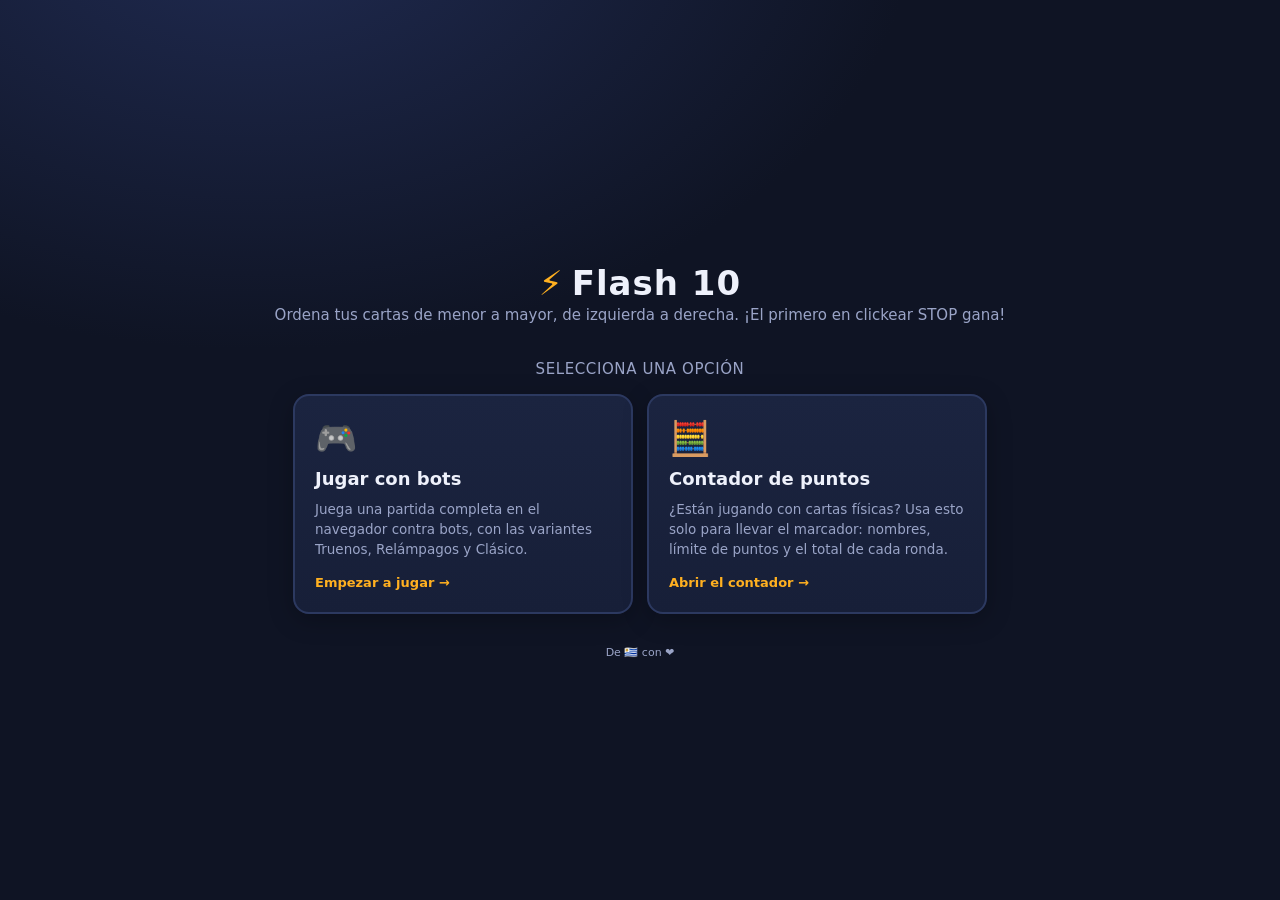
<file: index.html>
<!DOCTYPE html>
<html lang="es">
<head>
<meta charset="UTF-8">
<meta name="viewport" content="width=device-width, initial-scale=1.0, viewport-fit=cover">
<title>⚡10</title>
<link rel="stylesheet" href="css/base.css">
<link rel="stylesheet" href="css/index.css">
 <link
    rel="stylesheet"
    href="https://cdnjs.cloudflare.com/ajax/libs/animate.css/4.1.1/animate.min.css"
  />
</head>
<body>
<div id="app">
  <h1><span class="bolt animate__animated animate__flash">⚡</span> Flash 10</h1>
  <p class="subtitle">Ordena tus cartas de menor a mayor, de izquierda a derecha. ¡El primero en clickear STOP gana!</p>

  <p class="question">SELECCIONA UNA OPCIÓN</p>
  <div class="choices">
    <a class="choice-card" href="juego.html">
      <div class="ic">🎮</div>
      <h2>Jugar con bots</h2>
      <p>Juega una partida completa en el navegador contra bots, con las variantes Truenos, Relámpagos y Clásico.</p>
      <div class="go">Empezar a jugar →</div>
    </a>
    <a class="choice-card" href="marcador.html">
      <div class="ic">🧮</div>
      <h2>Contador de puntos</h2>
      <p>¿Están jugando con cartas físicas? Usa esto solo para llevar el marcador: nombres, límite de puntos y el total de cada ronda.</p>
      <div class="go">Abrir el contador →</div>
    </a>
  </div>

  <footer>De 🇺🇾 con ❤️</footer>
</div>
</body>
</html>
</file>
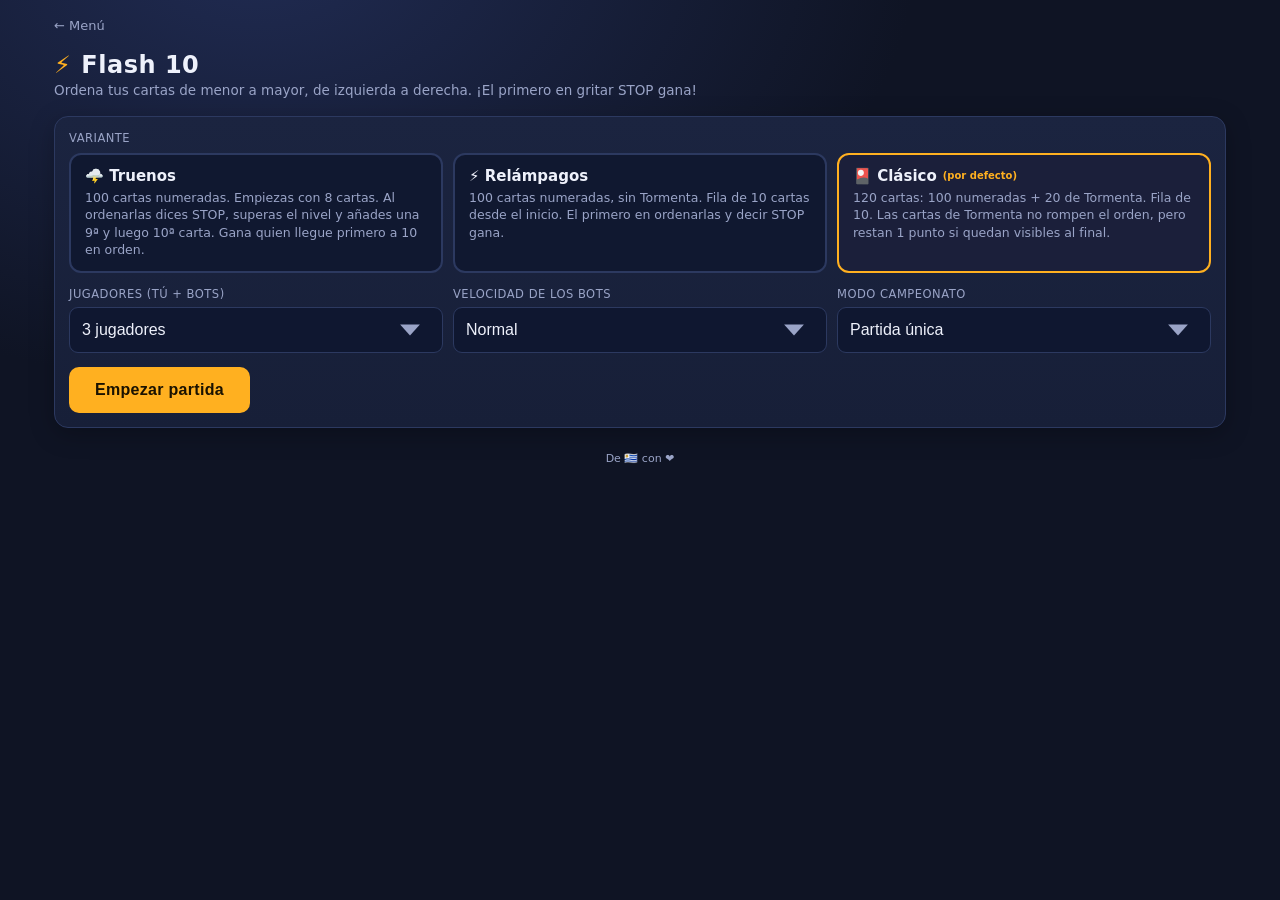
<file: juego.html>
<!DOCTYPE html>
<html lang="es">
<head>
<meta charset="UTF-8">
<meta name="viewport" content="width=device-width, initial-scale=1.0, viewport-fit=cover">
<title>⚡10</title>
<link rel="stylesheet" href="css/base.css">
<link rel="stylesheet" href="css/juego.css">
<link
    rel="stylesheet"
    href="https://cdnjs.cloudflare.com/ajax/libs/animate.css/4.1.1/animate.min.css"
  />
</head>
<body>
<div id="app">
  <a href="index.html" class="back-link">&larr; Menú</a>
  <h1><span class="bolt animate__animated animate__flash">⚡</span> Flash 10</h1>
  <p class="subtitle">Ordena tus cartas de menor a mayor, de izquierda a derecha. ¡El primero en gritar STOP gana!</p>

  <div id="setup" class="panel">
    <div class="field" style="gap:8px;">
      <label>Variante</label>
      <div class="mode-cards">
        <div class="mode-card" data-mode="truenos">
          <h3>🌩️ Truenos</h3>
          <p>100 cartas numeradas. Empiezas con 8 cartas. Al ordenarlas dices STOP, superas el nivel y añades una 9ª y luego 10ª carta. Gana quien llegue primero a 10 en orden.</p>
        </div>
        <div class="mode-card" data-mode="relampagos">
          <h3>⚡ Relámpagos</h3>
          <p>100 cartas numeradas, sin Tormenta. Fila de 10 cartas desde el inicio. El primero en ordenarlas y decir STOP gana.</p>
        </div>
        <div class="mode-card selected" data-mode="clasico">
          <h3>🎴 Clásico <span style="font-size:10px;color:var(--accent);">(por defecto)</span></h3>
          <p>120 cartas: 100 numeradas + 20 de Tormenta. Fila de 10. Las cartas de Tormenta no rompen el orden, pero restan 1 punto si quedan visibles al final.</p>
        </div>
      </div>
    </div>

    <div class="row">
      <div class="field">
        <label>Jugadores (tú + bots)</label>
        <select id="playerCount">
          <option value="2">2 jugadores</option>
          <option value="3" selected>3 jugadores</option>
          <option value="4">4 jugadores</option>
          <option value="5">5 jugadores</option>
          <option value="6">6 jugadores</option>
        </select>
      </div>
      <div class="field">
        <label>Velocidad de los bots</label>
        <select id="botSpeed">
          <option value="slow">Tranquila</option>
          <option value="normal" selected>Normal</option>
          <option value="fast">Rápida</option>
        </select>
      </div>
      <div class="field">
        <label>Modo campeonato</label>
        <select id="champMode">
          <option value="off" selected>Partida única</option>
          <option value="on">Jugar a X puntos</option>
        </select>
      </div>
      <div class="field" id="champTargetField" style="display:none;">
        <label>Puntos para ganar</label>
        <input type="number" inputmode="numeric" id="champTarget" value="50" min="10" max="200" step="5">
      </div>
    </div>

    <div class="row">
      <button id="startBtn">Empezar partida</button>
    </div>
  </div>

  <div id="game">
    <div class="panel topbar">
      <div class="info">
        <span class="badge">🃏 Variante: <b id="hudMode">Truenos</b></span>
        <span class="badge">🂠 Mazo: <b id="hudDeck">0</b></span>
        <span class="badge" id="champBadge" style="display:none;">🏆 Meta: <b id="hudTarget">50</b> pts</span>
      </div>
      <div class="row">
        <button class="secondary" id="newRoundBtn" title="Nueva partida">🔁 Nueva</button>
        <button class="ghost" id="changeSetupBtn" title="Cambiar configuración">⚙ Config</button>
      </div>
    </div>

    <div class="panel">
      <div class="deck-area">
        <div class="deck-pile" id="deckPile" title="Robar carta">MAZO</div>
        <div>
          <div style="font-size:12px;color:var(--text-dim);margin-bottom:4px;">Tu carta robada</div>
          <div class="hand-slot" id="handSlot">vacío</div>
        </div>
        <div class="controls">
          <button id="stopBtn" disabled>¡STOP!</button>
        </div>
      </div>
    </div>

    <div class="board panel" id="board"></div>

    <div class="panel">
      <div class="section-label">Registro de la partida</div>
      <div id="log"></div>
    </div>
  </div>

  <footer>De 🇺🇾 con ❤️</footer>
</div>

<div class="msg-toast" id="toast"></div>

<div id="overlay">
  <div class="panel box">
    <h2 id="overlayTitle">¡Fin de la partida!</h2>
    <p id="overlaySub" style="color:var(--text-dim);"></p>
    <table class="score-table" id="scoreTable"></table>
    <div class="actions">
      <button id="playAgainBtn">Jugar otra ronda</button>
      <button class="secondary" id="backToSetupBtn">Volver a configuración</button>
    </div>
  </div>
</div>

<script src="js/common.js"></script>
<script src="js/juego.js"></script>
</body>
</html>
</file>
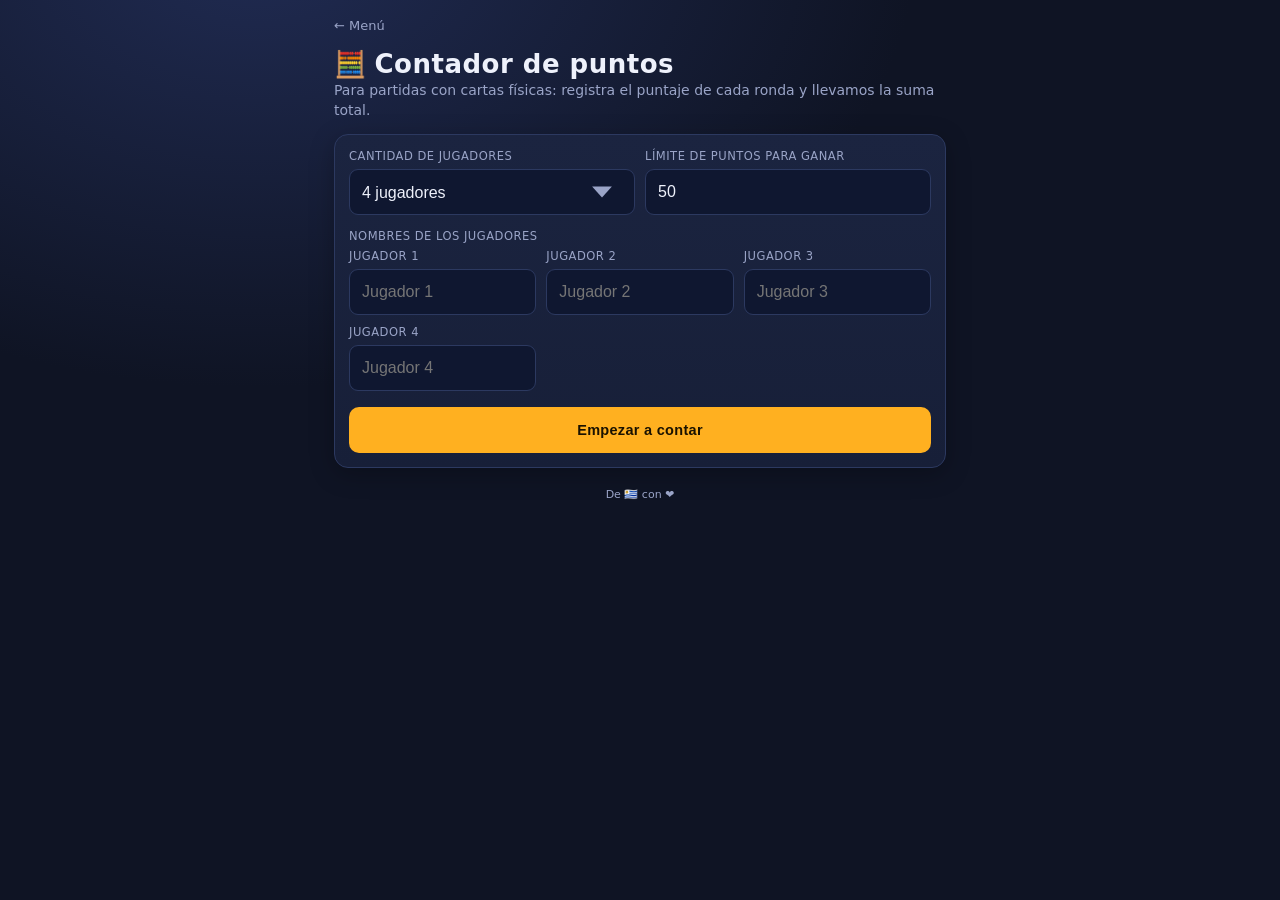
<file: marcador.html>
<!DOCTYPE html>
<html lang="es">
<head>
<meta charset="UTF-8">
<meta name="viewport" content="width=device-width, initial-scale=1.0, viewport-fit=cover">
<title>⚡10</title>
<link rel="stylesheet" href="css/base.css">
<link rel="stylesheet" href="css/marcador.css">
</head>
<body>
<div id="app">
  <a href="index.html" class="back-link">&larr; Menú</a>
  <h1><span class="ic">🧮</span> Contador de puntos</h1>
  <p class="subtitle">Para partidas con cartas físicas: registra el puntaje de cada ronda y llevamos la suma total.</p>

  <div id="setup" class="panel">
    <div class="row">
      <div class="field">
        <label>Cantidad de jugadores</label>
        <select id="playerCount">
          <option value="2">2 jugadores</option>
          <option value="3">3 jugadores</option>
          <option value="4" selected>4 jugadores</option>
          <option value="5">5 jugadores</option>
          <option value="6">6 jugadores</option>
          <option value="7">7 jugadores</option>
          <option value="8">8 jugadores</option>
        </select>
      </div>
      <div class="field">
        <label>Límite de puntos para ganar</label>
        <input type="number" inputmode="numeric" id="pointLimit" value="50" min="5" max="500" step="5">
      </div>
    </div>

    <div class="field" style="margin-top:14px;">
      <label>Nombres de los jugadores</label>
      <div class="names-grid" id="namesGrid"></div>
    </div>

    <div class="setup-actions">
      <button id="cancelEditBtn" class="secondary hidden">Cancelar</button>
      <button id="startBtn">Empezar a contar</button>
    </div>
  </div>

  <div id="board" class="hidden">
    <div class="panel topbar">
      <div class="info">
        <span class="badge">🏁 Límite: <b id="hudLimit">50</b> pts</span>
        <span class="badge">🔄 Ronda: <b id="hudRound">0</b></span>
      </div>
      <div class="actions">
        <button class="ghost small" id="editSetupBtn" title="Editar jugadores / límite">✏ Editar</button>
      </div>
    </div>

    <div class="champion-banner" id="championBanner">
      <div class="ic">🏆</div>
      <div>
        <div id="championText">—</div>
        <div class="sub">Podés seguir sumando rondas si quieren jugar de más.</div>
      </div>
    </div>

    <div class="panel">
      <div class="section-label">Puntos de la ronda actual</div>
      <div class="entry-grid" id="entryGrid"></div>
    </div>

    <div class="panel">
      <div class="section-label">Historial y totales</div>
      <div class="table-wrap">
        <table id="scoreTable"></table>
      </div>
    </div>

    <div class="row">
      <button class="danger" id="resetBtn">Reiniciar todo</button>
    </div>
  </div>

  <footer>De 🇺🇾 con ❤️</footer>
</div>

<div class="bottom-bar" id="bottomBar">
  <div class="bottom-bar-inner">
    <button class="secondary" id="undoBtn" title="Deshacer última ronda">↩ Deshacer</button>
    <button id="addRoundBtn">✅ Agregar ronda</button>
  </div>
</div>

<script src="js/common.js"></script>
<script src="js/marcador.js"></script>
</body>
</html>
</file>
<file: css/base.css>
/*
  Flash 10 — estilos base compartidos por las tres páginas
  (index.html, juego.html, marcador.html).
  Cada página además carga su propio css/<pagina>.css con lo específico.
*/

:root{
  --bg1:#0f1424;
  --panel:#1b2440;
  --panel-border:#2c3960;
  --accent:#ffb020;
  --accent2:#4fd1c5;
  --danger:#ff5d5d;
  --good:#4ade80;
  --text:#eef1fb;
  --text-dim:#9aa4c7;
}

*{ box-sizing:border-box; }

html,body{
  margin:0; padding:0; min-height:100%;
  background:radial-gradient(1200px 800px at 20% -10%, #202b52 0%, var(--bg1) 55%), var(--bg1);
  color:var(--text);
  font-family:'Segoe UI', system-ui, -apple-system, Roboto, Arial, sans-serif;
  overflow-x:hidden;
  -webkit-text-size-adjust:100%;
}

/* Utilidad para mostrar/ocultar secciones vía JS (classList.toggle('hidden')) */
.hidden{ display:none !important; }

/* Enlace "← Menú" para volver a la página de inicio */
.back-link{
  display:inline-block; color:var(--text-dim); font-size:13px;
  text-decoration:none; margin-bottom:8px; padding:4px 0;
}

/* Tarjeta contenedora usada en la mayoría de las secciones */
.panel{
  background:linear-gradient(180deg, var(--panel), #171f38);
  border:1px solid var(--panel-border);
  border-radius:14px;
  padding:14px;
  box-shadow:0 6px 24px rgba(0,0,0,0.25);
}

/* Fila de campos de formulario (label + input) que se pueden envolver en mobile */
.row{ display:flex; flex-wrap:wrap; gap:10px; align-items:flex-end; }
.field{ display:flex; flex-direction:column; gap:6px; flex:1 1 140px; min-width:0; }
.field label{ font-size:11.5px; color:var(--text-dim); text-transform:uppercase; letter-spacing:.5px; }

/* Título de sección dentro de un panel (ej. "Puntos de la ronda actual") */
.section-label{
  font-size:11.5px; color:var(--text-dim); margin-bottom:8px;
  text-transform:uppercase; letter-spacing:.4px;
}

select, input[type=number], input[type=text]{
  background:#0f1730; color:var(--text); border:1px solid var(--panel-border);
  border-radius:9px; padding:11px 12px; font-size:16px; outline:none;
  width:100%; min-height:46px;
  -webkit-appearance:none; appearance:none;
}
select{
  background-image:url("data:image/svg+xml;utf8,<svg xmlns='http://www.w3.org/2000/svg' viewBox='0 0 20 20' fill='%239aa4c7'><path d='M5.5 7.5l4.5 5 4.5-5z'/></svg>");
  background-repeat:no-repeat; background-position:right 10px center; padding-right:32px;
}
select:focus, input:focus{ border-color:var(--accent2); }

button{
  cursor:pointer; border:none; border-radius:10px; padding:12px 18px;
  font-size:14.5px; font-weight:600; letter-spacing:.3px;
  background:var(--accent); color:#1a1200;
  transition:transform .08s ease, filter .12s ease;
  min-height:46px;
  -webkit-tap-highlight-color:transparent;
}
button:hover{ filter:brightness(1.08); }
button:active{ transform:scale(0.97); }
button:disabled{ opacity:.35; cursor:not-allowed; filter:none; transform:none; }
button.secondary{ background:#25315a; color:var(--text); }
button.danger{ background:var(--danger); color:#2a0000; }
button.ghost{ background:transparent; color:var(--text-dim); border:1px solid var(--panel-border); }
button.small{ padding:9px 14px; font-size:13px; min-height:40px; }

.badge{
  display:inline-flex; align-items:center; gap:4px;
  background:#101830; border:1px solid var(--panel-border); border-radius:999px;
  padding:5px 10px; font-size:12px;
}
.badge b{ color:var(--text); }

.actions{ display:flex; gap:10px; flex-wrap:wrap; }

footer{ text-align:center; color:var(--text-dim); font-size:11px; margin-top:24px; }
</file>
<file: css/index.css>
/*
  Página de inicio (index.html) — selector "Jugar online" vs "Contador de puntos".
  Requiere css/base.css cargado antes que este archivo.
*/

#app{
  max-width:820px; margin:0 auto; padding:32px 16px calc(24px + env(safe-area-inset-bottom));
  min-height:100vh; display:flex; flex-direction:column; justify-content:center;
}

h1{
  font-size:26px; margin:6px 0 2px; letter-spacing:.5px; text-align:center;
  display:flex; align-items:center; justify-content:center; gap:8px;
}
h1 .bolt{ color:var(--accent); }

.subtitle{ color:var(--text-dim); margin:0 0 28px; font-size:14px; text-align:center; line-height:1.4; }
.question{ font-size:13.5px; color:var(--text-dim); text-align:center; margin:0 0 16px; text-transform:uppercase; letter-spacing:.6px; }

.choices{ display:flex; gap:14px; flex-wrap:wrap; justify-content:center; }
a.choice-card{
  text-decoration:none; color:inherit;
  flex:1 1 280px; max-width:340px;
  background:linear-gradient(180deg, var(--panel), #171f38);
  border:2px solid var(--panel-border);
  border-radius:16px;
  padding:22px 20px;
  box-shadow:0 6px 24px rgba(0,0,0,0.25);
  transition:.15s;
  display:flex; flex-direction:column; gap:10px;
  -webkit-tap-highlight-color:transparent;
}
a.choice-card:hover, a.choice-card:active{ border-color:var(--accent2); transform:translateY(-2px); box-shadow:0 12px 30px rgba(0,0,0,.4); }
a.choice-card .ic{ font-size:34px; }
a.choice-card h2{ margin:0; font-size:18px; }
a.choice-card p{ margin:0; font-size:13.5px; color:var(--text-dim); line-height:1.5; }
a.choice-card .go{ margin-top:6px; font-size:13px; font-weight:700; color:var(--accent); }

footer{ margin-top:32px; padding:0 8px; }

@media (min-width:480px){
  h1{ font-size:34px; letter-spacing:1px; }
  .subtitle{ font-size:15px; margin-bottom:34px; }
  .question{ font-size:15px; }
  #app{ padding-top:40px; }
}
</file>
<file: css/juego.css>
/*
  Página "Jugar online" (juego.html) — tablero de juego contra bots.
  Requiere css/base.css cargado antes que este archivo.
*/

:root{
  --card-back:#2c3960;
}

#app{ max-width:1200px; margin:0 auto; padding:14px 14px 50px; }

h1{ font-size:24px; margin:6px 0 2px; letter-spacing:.5px; display:flex; align-items:center; gap:10px; }
h1 .bolt{ color:var(--accent); }
.subtitle{ color:var(--text-dim); margin:0 0 16px; font-size:13.5px; line-height:1.4; }

/* ---- Pantalla de configuración ---- */
#setup{ display:flex; flex-direction:column; gap:14px; margin-bottom:18px; }

.mode-cards{ display:flex; gap:10px; flex-wrap:wrap; }
.mode-card{
  flex:1 1 200px; cursor:pointer; border:2px solid var(--panel-border);
  background:#101830; border-radius:12px; padding:12px 14px; transition:.15s;
}
.mode-card:hover{ border-color:var(--accent2); }
.mode-card.selected{ border-color:var(--accent); background:#1b1f3a; }
.mode-card h3{ margin:0 0 4px; font-size:15px; display:flex; align-items:center; gap:6px; }
.mode-card p{ margin:0; font-size:12.5px; color:var(--text-dim); line-height:1.4; }

#startBtn{ font-size:16px; padding:13px 26px; width:100%; }
@media (min-width:480px){ #startBtn{ width:auto; } }

/* ---- Pantalla de juego ---- */
#game{ display:none; flex-direction:column; gap:14px; }
#game.active{ display:flex; }

.topbar{ display:flex; flex-direction:column; gap:10px; }
.topbar .info{ display:flex; gap:10px; flex-wrap:wrap; font-size:12.5px; color:var(--text-dim); }
.topbar .info b{ color:var(--text); }
.topbar .row{ flex-wrap:nowrap; }
.topbar .row button{ flex:1 1 0; font-size:12.5px; padding:10px 8px; }
@media (min-width:600px){
  .topbar{ flex-direction:row; justify-content:space-between; align-items:center; }
  .topbar .row button{ flex:0 0 auto; font-size:14px; padding:11px 18px; }
}

.board{ display:grid; grid-template-columns: 1fr; gap:12px; }

.player-panel{
  border:1px solid var(--panel-border); border-radius:12px; padding:10px 12px;
  background:#121a33;
  transition: box-shadow .2s, border-color .2s;
  position:relative;
}
.player-panel.you{ border-color:var(--accent2); background:#0f2230; }
.player-panel.winner{ border-color:var(--good); box-shadow:0 0 0 2px var(--good) inset; }
.player-panel.thinking::after{
  content:''; position:absolute; top:10px; right:10px; width:8px; height:8px;
  border-radius:50%; background:var(--accent2); animation:pulse 1s infinite;
}
@keyframes pulse{ 0%{opacity:.2} 50%{opacity:1} 100%{opacity:.2} }

.player-head{ display:flex; justify-content:space-between; align-items:center; margin-bottom:8px; flex-wrap:wrap; gap:4px; }
.player-head .name{ font-weight:700; font-size:14px; display:flex; align-items:center; gap:6px; }
.player-head .name .you-tag{ font-size:10px; background:var(--accent2); color:#04302c; padding:2px 6px; border-radius:6px; font-weight:800; }
.player-head .meta{ font-size:11.5px; color:var(--text-dim); white-space:nowrap; }

.row-cards{ display:flex; gap:6px; flex-wrap:wrap; min-height:70px; align-items:flex-end; }

.pile{
  width:46px; height:64px; border-radius:7px; position:relative; cursor:default;
  display:flex; align-items:center; justify-content:center;
  font-weight:800; font-size:16px;
  border:1.5px solid rgba(255,255,255,0.08);
  user-select:none;
}
.pile.clickable{ cursor:pointer; outline-offset:2px; transition: transform .1s ease, box-shadow .1s ease; }
.pile.clickable:hover{ transform:translateY(-3px); box-shadow:0 6px 14px rgba(255,176,32,0.35); }
.pile .count{
  position:absolute; bottom:-7px; right:-4px; background:#0b1020; border:1px solid var(--panel-border);
  border-radius:999px; font-size:9px; padding:1px 4px; color:var(--text-dim); font-weight:700;
}
.pile .rayo-ic{ position:absolute; top:2px; right:3px; font-size:9px; }
.pile.back{
  background: repeating-linear-gradient(45deg, var(--card-back), var(--card-back) 6px, #24304f 6px, #24304f 12px);
  color:transparent;
}
.card-face{ background:#fff; color:#111; }
.card-face.storm{ background:#3a2b6b; color:#e6ddff; }

.hue-0{ background:#ffe9c7; color:#5a3400; }
.hue-1{ background:#c9f7d8; color:#0a4a24; }
.hue-2{ background:#c8e6ff; color:#0a3a66; }
.hue-3{ background:#ffd6e0; color:#6b0a2a; }
.hue-4{ background:#e4d6ff; color:#3a0a6b; }

.placeholder-pile{
  width:46px; height:64px; border-radius:7px; border:1.5px dashed var(--panel-border); opacity:.4;
}

.controls{ display:flex; align-items:center; gap:10px; margin-top:10px; flex-wrap:wrap; flex:1 1 auto; }
.controls button{ flex:1 1 auto; }
.deck-area{ display:flex; align-items:center; gap:10px; flex-wrap:wrap; }
.deck-pile{
  width:52px; height:72px; min-width:52px; border-radius:8px;
  background: repeating-linear-gradient(45deg, #35406b, #35406b 6px, #2b3557 6px, #2b3557 12px);
  border:1.5px solid var(--panel-border);
  display:flex; align-items:center; justify-content:center; font-size:11px; color:var(--text-dim); font-weight:700;
  cursor:pointer; position:relative; -webkit-tap-highlight-color:transparent;
}
.deck-pile:hover{ filter:brightness(1.15); }
.deck-pile.disabled{ cursor:not-allowed; opacity:.45; filter:none; }
.hand-slot{
  width:52px; height:72px; min-width:52px; border-radius:8px; border:1.5px dashed var(--accent2);
  display:flex; align-items:center; justify-content:center; font-size:11px; color:var(--text-dim);
}
.hand-slot.filled{ border-style:solid; }

#log{
  max-height:150px; overflow-y:auto; font-size:12.5px; color:var(--text-dim);
  display:flex; flex-direction:column-reverse; gap:3px;
}
#log .entry b{ color:var(--text); }
#log .entry.win{ color:var(--good); }
#log .entry.warn{ color:var(--danger); }

.msg-toast{
  position:fixed; bottom:calc(22px + env(safe-area-inset-bottom)); left:50%; transform:translateX(-50%);
  background:#101830; border:1px solid var(--panel-border); padding:10px 18px;
  border-radius:10px; font-size:14px; font-weight:600; box-shadow:0 8px 22px rgba(0,0,0,.4);
  opacity:0; pointer-events:none; transition:opacity .25s, transform .25s; z-index:50;
  max-width:calc(100vw - 32px); text-align:center;
}
.msg-toast.show{ opacity:1; transform:translateX(-50%) translateY(-6px); }
.msg-toast.good{ border-color:var(--good); color:var(--good); }
.msg-toast.bad{ border-color:var(--danger); color:var(--danger); }

#overlay{
  display:none; position:fixed; inset:0; background:rgba(6,9,20,.72);
  align-items:center; justify-content:center; z-index:100; padding:16px;
  padding-bottom:calc(16px + env(safe-area-inset-bottom));
}
#overlay.show{ display:flex; }
#overlay .box{ max-width:480px; width:100%; text-align:center; max-height:calc(100vh - 32px); overflow-y:auto; }
#overlay h2{ font-size:22px; margin:0 0 6px; }
#overlay .score-table{ width:100%; border-collapse:collapse; margin:14px 0; font-size:13px; }
#overlay .score-table th, #overlay .score-table td{ padding:6px 8px; text-align:left; border-bottom:1px solid var(--panel-border); }
#overlay .score-table th{ color:var(--text-dim); font-weight:600; }
#overlay .actions{ justify-content:center; margin-top:10px; }
#overlay .actions button{ flex:1 1 160px; }

@media (max-width:600px){
  .pile, .placeholder-pile{ width:38px; height:52px; font-size:13px; }
  .deck-pile, .hand-slot{ width:44px; height:60px; }
}
@media (max-width:380px){
  .pile, .placeholder-pile{ width:32px; height:44px; font-size:11.5px; }
  .row-cards{ gap:4px; }
}
</file>
<file: css/marcador.css>
/*
  Página "Contador de puntos" (marcador.html) — marcador manual para partidas físicas.
  Requiere css/base.css cargado antes que este archivo.
*/

:root{
  --bar-h:78px; /* alto aproximado de la barra fija inferior */
}

#app{ max-width:640px; margin:0 auto; padding:14px 14px 24px; }
/* deja espacio para que la barra fija inferior no tape el contenido */
body.has-bar #app{ padding-bottom:calc(var(--bar-h) + 20px + env(safe-area-inset-bottom)); }

h1{ font-size:22px; margin:4px 0 2px; letter-spacing:.5px; display:flex; align-items:center; gap:8px; }
h1 .ic{ color:var(--accent); }
.subtitle{ color:var(--text-dim); margin:0 0 14px; font-size:13.5px; line-height:1.4; }

.panel{ margin-bottom:12px; }

.names-grid{ display:grid; grid-template-columns:repeat(auto-fit, minmax(150px,1fr)); gap:10px; width:100%; }

.setup-actions{ display:flex; gap:10px; margin-top:16px; }
.setup-actions button{ flex:1 1 0; }

.topbar{ display:flex; flex-direction:column; gap:10px; }
.topbar .info{ display:flex; gap:8px; flex-wrap:wrap; font-size:12.5px; color:var(--text-dim); }
.topbar .actions{ justify-content:flex-end; }
.topbar .actions button{ flex:0 0 auto; }

.champion-banner{
  display:none; align-items:flex-start; gap:10px; border:2px solid var(--good);
  background:#0f2a1c; border-radius:12px; padding:12px 14px; margin-bottom:12px;
  font-size:14px; font-weight:700; line-height:1.35;
}
.champion-banner.show{ display:flex; }
.champion-banner .ic{ font-size:20px; line-height:1; }
.champion-banner .sub{ font-weight:400; font-size:12px; color:var(--text-dim); margin-top:2px; }

.table-wrap{ overflow-x:auto; -webkit-overflow-scrolling:touch; border-radius:8px; }
table{ width:100%; border-collapse:collapse; font-size:13px; }
th, td{ padding:8px 9px; text-align:center; border-bottom:1px solid var(--panel-border); white-space:nowrap; }
th{ color:var(--text-dim); font-weight:600; font-size:10.5px; text-transform:uppercase; letter-spacing:.3px; position:sticky; top:0; background:var(--panel); }
th:first-child, td:first-child{ text-align:left; color:var(--text-dim); font-size:12px; position:sticky; left:0; background:var(--panel); }
tr.total-row td{ font-weight:800; font-size:14.5px; color:var(--text); border-top:2px solid var(--panel-border); border-bottom:none; padding-top:10px; }
tr.total-row td:first-child{ background:var(--panel); }
tr.total-row td.leader{ color:var(--good); }
.crown{ font-size:11px; }

.entry-grid{ display:grid; grid-template-columns:repeat(auto-fit, minmax(145px,1fr)); gap:10px; width:100%; }
.entry-cell{ display:flex; flex-direction:column; gap:5px; background:#101830; border:1px solid var(--panel-border); border-radius:10px; padding:9px 10px; }
.entry-cell .pname{ font-size:12.5px; font-weight:700; overflow:hidden; text-overflow:ellipsis; white-space:nowrap; }
.entry-cell .remain{ font-size:10.5px; color:var(--text-dim); }
.entry-cell input{ width:100%; text-align:center; font-size:18px; font-weight:700; padding:10px 8px; }

/* Barra fija inferior con las acciones más usadas durante la partida */
.bottom-bar{
  position:fixed; left:0; right:0; bottom:0; z-index:40;
  display:none; justify-content:center;
  background:rgba(15,20,36,.94); backdrop-filter:blur(8px); -webkit-backdrop-filter:blur(8px);
  border-top:1px solid var(--panel-border);
  padding:12px 14px calc(12px + env(safe-area-inset-bottom));
  box-shadow:0 -8px 20px rgba(0,0,0,.35);
}
.bottom-bar.show{ display:flex; }
.bottom-bar-inner{ max-width:640px; width:100%; display:flex; gap:10px; }
.bottom-bar-inner button{ font-size:16px; padding:14px; min-height:52px; }
.bottom-bar-inner #undoBtn{ flex:0 0 auto; }
.bottom-bar-inner #addRoundBtn{ flex:1 1 auto; }

footer{ margin-top:20px; }

@media (min-width:480px){
  h1{ font-size:26px; }
  .subtitle{ font-size:14px; }
}
@media (min-width:560px){
  .topbar{ flex-direction:row; justify-content:space-between; align-items:center; }
  .topbar .actions{ flex-wrap:nowrap; }
}
</file>
